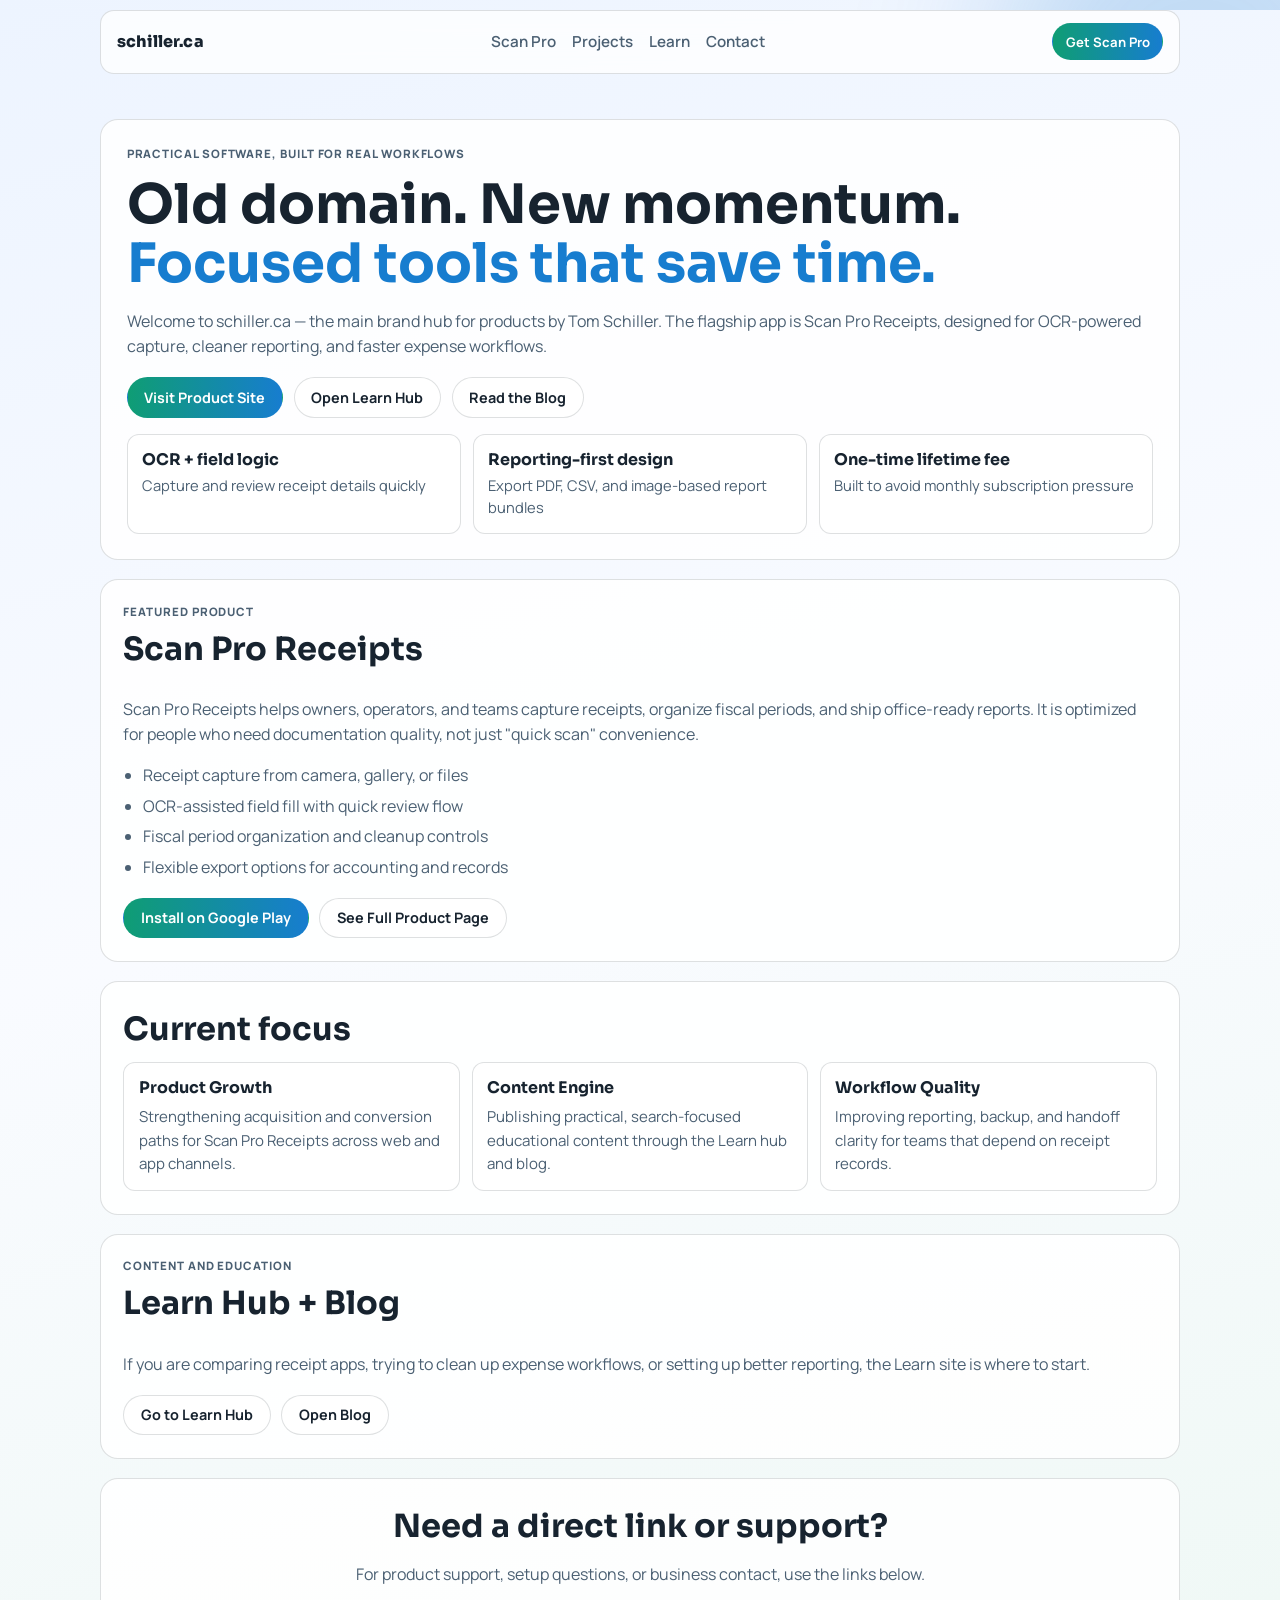
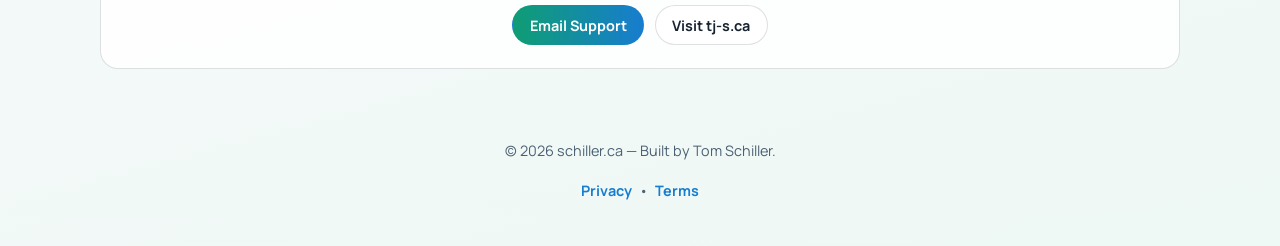
<file: index.html>
<!doctype html>
<html lang="en">
  <head>
    <!-- Google tag (gtag.js) -->
    <script async src="https://www.googletagmanager.com/gtag/js?id=G-CS01QN6WG8"></script>
    <script>
      window.dataLayer = window.dataLayer || [];
      function gtag() {
        dataLayer.push(arguments);
      }
      gtag("js", new Date());

      gtag("config", "G-CS01QN6WG8");
    </script>
    <meta charset="UTF-8" />
    <meta name="viewport" content="width=device-width, initial-scale=1.0" />
    <title>Schiller.ca | Built by Tom Schiller</title>
    <meta
      name="description"
      content="Schiller.ca is the home for Tom Schiller's practical tools, including Scan Pro Receipts for OCR capture, reporting, and cleaner expense workflows."
    />
    <meta name="robots" content="index,follow,max-image-preview:large" />
    <link rel="canonical" href="https://schiller.ca/" />

    <meta property="og:type" content="website" />
    <meta property="og:url" content="https://schiller.ca/" />
    <meta property="og:site_name" content="Schiller.ca" />
    <meta property="og:title" content="Schiller.ca | Built by Tom Schiller" />
    <meta
      property="og:description"
      content="Explore products and practical tools by Tom Schiller, including Scan Pro Receipts for OCR capture, expense workflows, and reporting."
    />
    <meta property="og:image" content="https://schiller.ca/og-image.svg" />

    <meta name="twitter:card" content="summary_large_image" />
    <meta name="twitter:title" content="Schiller.ca | Built by Tom Schiller" />
    <meta
      name="twitter:description"
      content="Product hub for Scan Pro Receipts and practical workflow-focused tools."
    />
    <meta name="twitter:image" content="https://schiller.ca/og-image.svg" />

    <link rel="preconnect" href="https://fonts.googleapis.com" />
    <link rel="preconnect" href="https://fonts.gstatic.com" crossorigin />
    <link
      href="https://fonts.googleapis.com/css2?family=Manrope:wght@400;500;700&family=Sora:wght@600;700&display=swap"
      rel="stylesheet"
    />
    <link rel="stylesheet" href="styles.css" />
  </head>
  <body>
    <div class="bg-shape bg-shape-a"></div>
    <div class="bg-shape bg-shape-b"></div>

    <header class="site-header">
      <a class="brand" href="#top">schiller.ca</a>
      <nav>
        <a href="#scanpro">Scan Pro</a>
        <a href="#projects">Projects</a>
        <a href="#learn">Learn</a>
        <a href="#contact">Contact</a>
      </nav>
      <a
        class="btn btn-small"
        href="https://play.google.com/store/apps/details?id=com.tjs.receiptscanner&hl=en_CA"
        data-track="cta"
        data-track-label="header_get_scan_pro"
        target="_blank"
        rel="noopener noreferrer"
        >Get Scan Pro</a
      >
    </header>

    <main id="top">
      <section class="hero section reveal">
        <p class="eyebrow">Practical software, built for real workflows</p>
        <h1>Old domain. New momentum. <span>Focused tools that save time.</span></h1>
        <p class="lead">
          Welcome to schiller.ca — the main brand hub for products by Tom Schiller. The flagship app is
          Scan Pro Receipts, designed for OCR-powered capture, cleaner reporting, and faster expense workflows.
        </p>
        <div class="hero-actions">
          <a
            class="btn"
            href="https://tj-s.ca"
            data-track="cta"
            data-track-label="hero_visit_product_site"
            target="_blank"
            rel="noopener noreferrer"
            >Visit Product Site</a
          >
          <a
            class="btn btn-ghost"
            href="https://learn.tj-s.ca"
            data-track="cta"
            data-track-label="hero_open_learn_hub"
            target="_blank"
            rel="noopener noreferrer"
            >Open Learn Hub</a
          >
          <a
            class="btn btn-ghost"
            href="https://learn.tj-s.ca/blog"
            data-track="cta"
            data-track-label="hero_read_blog"
            target="_blank"
            rel="noopener noreferrer"
            >Read the Blog</a
          >
        </div>
        <div class="hero-metrics">
          <article>
            <strong>OCR + field logic</strong>
            <span>Capture and review receipt details quickly</span>
          </article>
          <article>
            <strong>Reporting-first design</strong>
            <span>Export PDF, CSV, and image-based report bundles</span>
          </article>
          <article>
            <strong>One-time lifetime fee</strong>
            <span>Built to avoid monthly subscription pressure</span>
          </article>
        </div>
      </section>

      <section id="scanpro" class="section card reveal">
        <div class="card-head">
          <p class="eyebrow">Featured product</p>
          <h2>Scan Pro Receipts</h2>
        </div>
        <p>
          Scan Pro Receipts helps owners, operators, and teams capture receipts, organize fiscal periods,
          and ship office-ready reports. It is optimized for people who need documentation quality, not just
          "quick scan" convenience.
        </p>
        <ul class="feature-list">
          <li>Receipt capture from camera, gallery, or files</li>
          <li>OCR-assisted field fill with quick review flow</li>
          <li>Fiscal period organization and cleanup controls</li>
          <li>Flexible export options for accounting and records</li>
        </ul>
        <div class="inline-actions">
          <a
            class="btn"
            href="https://play.google.com/store/apps/details?id=com.tjs.receiptscanner&hl=en_CA"
            data-track="cta"
            data-track-label="scanpro_install_google_play"
            target="_blank"
            rel="noopener noreferrer"
            >Install on Google Play</a
          >
          <a class="btn btn-ghost" href="https://tj-s.ca" data-track="cta" data-track-label="scanpro_see_full_product_page" target="_blank" rel="noopener noreferrer">See Full Product Page</a>
        </div>
      </section>

      <section id="projects" class="section reveal">
        <h2>Current focus</h2>
        <div class="project-grid">
          <article class="project-card">
            <h3>Product Growth</h3>
            <p>Strengthening acquisition and conversion paths for Scan Pro Receipts across web and app channels.</p>
          </article>
          <article class="project-card">
            <h3>Content Engine</h3>
            <p>Publishing practical, search-focused educational content through the Learn hub and blog.</p>
          </article>
          <article class="project-card">
            <h3>Workflow Quality</h3>
            <p>Improving reporting, backup, and handoff clarity for teams that depend on receipt records.</p>
          </article>
        </div>
      </section>

      <section id="learn" class="section card reveal">
        <div class="card-head">
          <p class="eyebrow">Content and education</p>
          <h2>Learn Hub + Blog</h2>
        </div>
        <p>
          If you are comparing receipt apps, trying to clean up expense workflows, or setting up better reporting,
          the Learn site is where to start.
        </p>
        <div class="inline-actions">
          <a class="btn btn-ghost" href="https://learn.tj-s.ca" data-track="cta" data-track-label="learn_go_to_learn_hub" target="_blank" rel="noopener noreferrer">Go to Learn Hub</a>
          <a class="btn btn-ghost" href="https://learn.tj-s.ca/blog" data-track="cta" data-track-label="learn_open_blog" target="_blank" rel="noopener noreferrer">Open Blog</a>
        </div>
      </section>

      <section id="contact" class="section cta reveal">
        <h2>Need a direct link or support?</h2>
        <p>For product support, setup questions, or business contact, use the links below.</p>
        <div class="inline-actions center">
          <a class="btn" href="mailto:support@tj-s.ca" data-track="cta" data-track-label="contact_email_support">Email Support</a>
          <a class="btn btn-ghost" href="https://tj-s.ca" data-track="cta" data-track-label="contact_visit_tjs" target="_blank" rel="noopener noreferrer">Visit tj-s.ca</a>
        </div>
      </section>
    </main>

    <footer>
      <p>© <span id="year"></span> schiller.ca — Built by Tom Schiller.</p>
      <p class="legal-links">
        <a href="privacy.html">Privacy</a>
        <span>•</span>
        <a href="terms.html">Terms</a>
      </p>
    </footer>

    <script type="application/ld+json">
      {
        "@context": "https://schema.org",
        "@type": "Organization",
        "name": "Schiller.ca",
        "url": "https://schiller.ca/",
        "founder": "Tom Schiller",
        "sameAs": [
          "https://tj-s.ca",
          "https://learn.tj-s.ca"
        ]
      }
    </script>

    <script src="script.js"></script>
  </body>
</html>
</file>
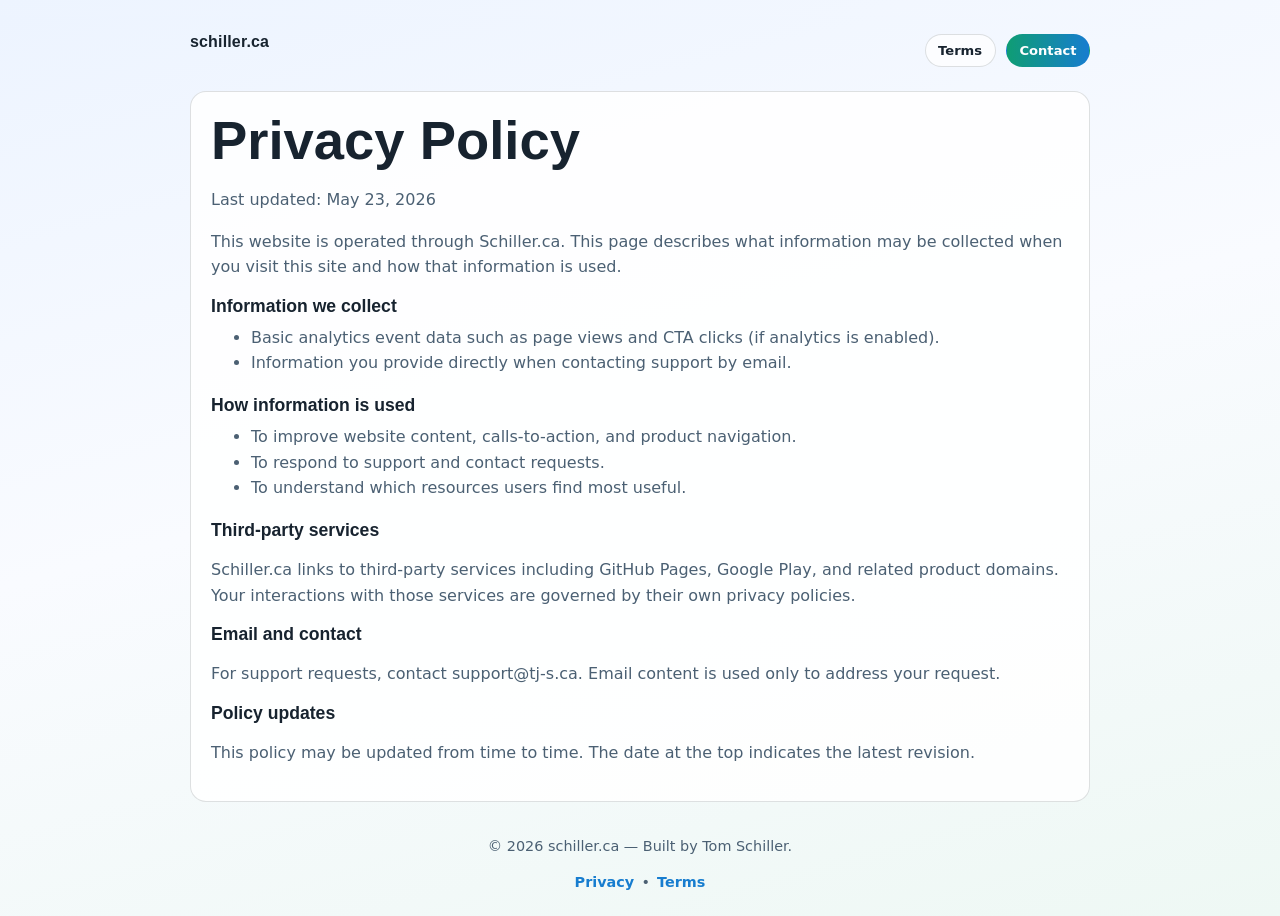
<file: privacy.html>
<!doctype html>
<html lang="en">
  <head>
    <!-- Google tag (gtag.js) -->
    <script async src="https://www.googletagmanager.com/gtag/js?id=G-CS01QN6WG8"></script>
    <script>
      window.dataLayer = window.dataLayer || [];
      function gtag() {
        dataLayer.push(arguments);
      }
      gtag("js", new Date());

      gtag("config", "G-CS01QN6WG8");
    </script>
    <meta charset="UTF-8" />
    <meta name="viewport" content="width=device-width, initial-scale=1.0" />
    <title>Privacy Policy | Schiller.ca</title>
    <meta
      name="description"
      content="Privacy policy for Schiller.ca, including how contact and analytics data is handled across Schiller.ca and linked properties."
    />
    <meta name="robots" content="index,follow" />
    <link rel="canonical" href="https://schiller.ca/privacy.html" />
    <link rel="stylesheet" href="styles.css" />
  </head>
  <body>
    <header class="legal-nav">
      <a class="brand" href="index.html">schiller.ca</a>
      <div class="inline-actions">
        <a class="btn btn-ghost btn-small" href="terms.html">Terms</a>
        <a class="btn btn-small" href="index.html#contact">Contact</a>
      </div>
    </header>

    <main class="legal-shell">
      <h1>Privacy Policy</h1>
      <p>Last updated: May 23, 2026</p>
      <p>
        This website is operated through Schiller.ca. This page describes what information may be collected when
        you visit this site and how that information is used.
      </p>

      <h2>Information we collect</h2>
      <ul>
        <li>Basic analytics event data such as page views and CTA clicks (if analytics is enabled).</li>
        <li>Information you provide directly when contacting support by email.</li>
      </ul>

      <h2>How information is used</h2>
      <ul>
        <li>To improve website content, calls-to-action, and product navigation.</li>
        <li>To respond to support and contact requests.</li>
        <li>To understand which resources users find most useful.</li>
      </ul>

      <h2>Third-party services</h2>
      <p>
        Schiller.ca links to third-party services including GitHub Pages, Google Play, and related product domains.
        Your interactions with those services are governed by their own privacy policies.
      </p>

      <h2>Email and contact</h2>
      <p>
        For support requests, contact <a href="mailto:support@tj-s.ca">support@tj-s.ca</a>. Email content is used
        only to address your request.
      </p>

      <h2>Policy updates</h2>
      <p>
        This policy may be updated from time to time. The date at the top indicates the latest revision.
      </p>
    </main>

    <footer>
      <p>© <span id="year"></span> schiller.ca — Built by Tom Schiller.</p>
      <p class="legal-links">
        <a href="privacy.html">Privacy</a>
        <span>•</span>
        <a href="terms.html">Terms</a>
      </p>
    </footer>

    <script src="script.js"></script>
  </body>
</html>
</file>
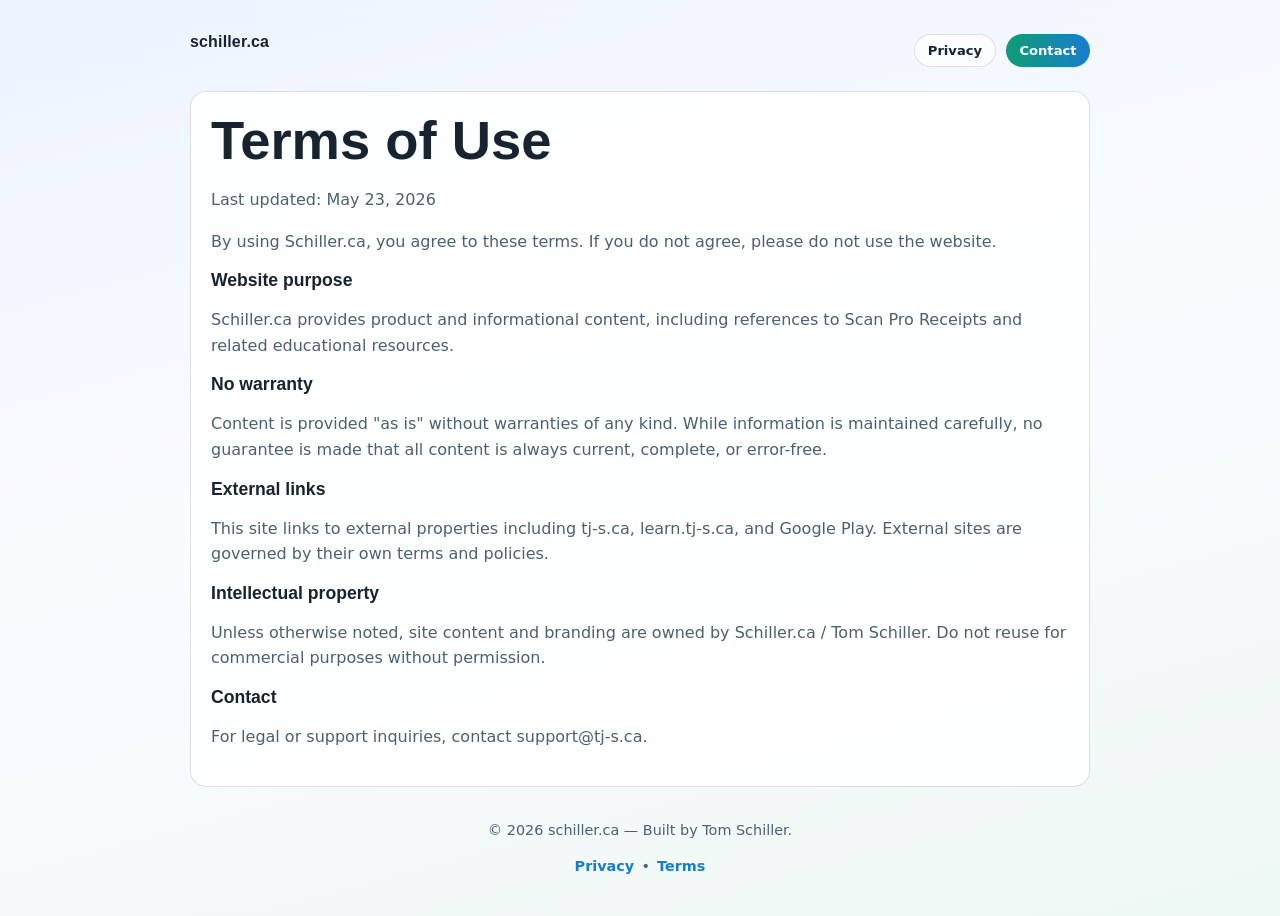
<file: terms.html>
<!doctype html>
<html lang="en">
  <head>
    <!-- Google tag (gtag.js) -->
    <script async src="https://www.googletagmanager.com/gtag/js?id=G-CS01QN6WG8"></script>
    <script>
      window.dataLayer = window.dataLayer || [];
      function gtag() {
        dataLayer.push(arguments);
      }
      gtag("js", new Date());

      gtag("config", "G-CS01QN6WG8");
    </script>
    <meta charset="UTF-8" />
    <meta name="viewport" content="width=device-width, initial-scale=1.0" />
    <title>Terms of Use | Schiller.ca</title>
    <meta
      name="description"
      content="Terms of use for Schiller.ca, including website usage boundaries, external links, and content notices."
    />
    <meta name="robots" content="index,follow" />
    <link rel="canonical" href="https://schiller.ca/terms.html" />
    <link rel="stylesheet" href="styles.css" />
  </head>
  <body>
    <header class="legal-nav">
      <a class="brand" href="index.html">schiller.ca</a>
      <div class="inline-actions">
        <a class="btn btn-ghost btn-small" href="privacy.html">Privacy</a>
        <a class="btn btn-small" href="index.html#contact">Contact</a>
      </div>
    </header>

    <main class="legal-shell">
      <h1>Terms of Use</h1>
      <p>Last updated: May 23, 2026</p>
      <p>
        By using Schiller.ca, you agree to these terms. If you do not agree, please do not use the website.
      </p>

      <h2>Website purpose</h2>
      <p>
        Schiller.ca provides product and informational content, including references to Scan Pro Receipts and related
        educational resources.
      </p>

      <h2>No warranty</h2>
      <p>
        Content is provided "as is" without warranties of any kind. While information is maintained carefully, no
        guarantee is made that all content is always current, complete, or error-free.
      </p>

      <h2>External links</h2>
      <p>
        This site links to external properties including tj-s.ca, learn.tj-s.ca, and Google Play. External sites are
        governed by their own terms and policies.
      </p>

      <h2>Intellectual property</h2>
      <p>
        Unless otherwise noted, site content and branding are owned by Schiller.ca / Tom Schiller. Do not reuse for
        commercial purposes without permission.
      </p>

      <h2>Contact</h2>
      <p>
        For legal or support inquiries, contact <a href="mailto:support@tj-s.ca">support@tj-s.ca</a>.
      </p>
    </main>

    <footer>
      <p>© <span id="year"></span> schiller.ca — Built by Tom Schiller.</p>
      <p class="legal-links">
        <a href="privacy.html">Privacy</a>
        <span>•</span>
        <a href="terms.html">Terms</a>
      </p>
    </footer>

    <script src="script.js"></script>
  </body>
</html>
</file>
<file: styles.css>
:root {
  --bg: #f5f8fc;
  --surface: rgba(255, 255, 255, 0.86);
  --text: #17232f;
  --muted: #4b6073;
  --stroke: rgba(23, 35, 47, 0.14);
  --brand: #0f9d74;
  --brand-2: #177dcf;
}

* {
  box-sizing: border-box;
}

html,
body {
  margin: 0;
  padding: 0;
  font-family: "Manrope", system-ui, sans-serif;
  color: var(--text);
  background: linear-gradient(165deg, #edf4ff 0%, #f9fbff 46%, #eef8f4 100%);
}

body {
  min-height: 100vh;
  position: relative;
}

a {
  color: inherit;
  text-decoration: none;
}

.bg-shape {
  position: fixed;
  border-radius: 999px;
  filter: blur(70px);
  z-index: -1;
}

.bg-shape-a {
  width: 26rem;
  height: 26rem;
  background: rgba(23, 125, 207, 0.22);
  top: -8rem;
  right: -8rem;
}

.bg-shape-b {
  width: 24rem;
  height: 24rem;
  background: rgba(15, 157, 116, 0.2);
  bottom: -6rem;
  left: -7rem;
}

.site-header,
main,
footer {
  width: min(1080px, 92vw);
  margin: 0 auto;
}

.site-header {
  position: sticky;
  top: 0;
  z-index: 10;
  margin-top: 0.6rem;
  margin-bottom: 1.1rem;
  padding: 0.8rem 1rem;
  display: flex;
  align-items: center;
  justify-content: space-between;
  gap: 1rem;
  border: 1px solid var(--stroke);
  border-radius: 14px;
  backdrop-filter: blur(12px);
  background: rgba(255, 255, 255, 0.76);
}

.brand,
h1,
h2,
h3 {
  font-family: "Sora", sans-serif;
}

.brand {
  font-weight: 800;
  letter-spacing: 0.01em;
}

nav {
  display: flex;
  gap: 1rem;
}

nav a {
  color: var(--muted);
  font-weight: 600;
  font-size: 0.95rem;
}

main {
  padding: 0.5rem 0 2.4rem;
}

.section {
  margin: 1.2rem 0;
  padding: 1.4rem;
  border: 1px solid var(--stroke);
  border-radius: 18px;
  background: var(--surface);
}

.hero {
  padding: 1.6rem;
}

.eyebrow {
  margin: 0;
  text-transform: uppercase;
  letter-spacing: 0.08em;
  font-weight: 800;
  color: var(--brand);
  font-size: 0.72rem;
}

h1 {
  margin: 0.8rem 0 0.7rem;
  font-size: clamp(2rem, 4.8vw, 3.4rem);
  line-height: 1.08;
}

h1 span {
  color: var(--brand-2);
}

h2 {
  margin: 0.3rem 0 0.8rem;
  font-size: clamp(1.4rem, 2.8vw, 2rem);
}

.lead,
.section p,
li {
  color: var(--muted);
  line-height: 1.56;
}

.hero-actions,
.inline-actions {
  margin-top: 1.1rem;
  display: flex;
  flex-wrap: wrap;
  gap: 0.65rem;
}

.hero-metrics {
  margin-top: 1rem;
  display: grid;
  grid-template-columns: repeat(3, minmax(0, 1fr));
  gap: 0.7rem;
}

.hero-metrics article,
.project-card {
  border: 1px solid var(--stroke);
  border-radius: 12px;
  padding: 0.9rem;
  background: rgba(255, 255, 255, 0.75);
}

.hero-metrics strong {
  display: block;
  margin-bottom: 0.25rem;
  font-family: "Sora", sans-serif;
}

.hero-metrics span {
  color: var(--muted);
  font-size: 0.92rem;
}

.btn {
  border: 1px solid transparent;
  border-radius: 999px;
  display: inline-flex;
  align-items: center;
  justify-content: center;
  padding: 0.62rem 1.05rem;
  font-weight: 700;
  font-size: 0.9rem;
  color: #ffffff;
  background: linear-gradient(90deg, var(--brand), var(--brand-2));
  transition: transform 0.18s ease, box-shadow 0.18s ease;
}

.btn:hover {
  transform: translateY(-1px);
  box-shadow: 0 10px 22px rgba(23, 125, 207, 0.2);
}

@media (hover: none) {
  .btn:hover {
    transform: none;
    box-shadow: none;
  }
}

.btn-ghost {
  color: var(--text);
  border-color: var(--stroke);
  background: rgba(255, 255, 255, 0.74);
}

.btn-small {
  padding: 0.52rem 0.78rem;
  font-size: 0.82rem;
}

.card-head {
  display: flex;
  flex-direction: column;
  gap: 0.2rem;
}

.feature-list {
  margin: 0.8rem 0 0;
  padding-left: 1.2rem;
  display: grid;
  gap: 0.35rem;
}

.project-grid {
  display: grid;
  grid-template-columns: repeat(3, minmax(0, 1fr));
  gap: 0.7rem;
}

.project-card h3 {
  margin: 0 0 0.45rem;
  font-size: 1rem;
}

.project-card p {
  margin: 0;
  font-size: 0.94rem;
}

.cta {
  text-align: center;
}

.center {
  justify-content: center;
}

footer {
  margin-bottom: 2rem;
  text-align: center;
  color: var(--muted);
  font-size: 0.9rem;
}

.legal-links {
  margin-top: 0.4rem;
  display: inline-flex;
  align-items: center;
  gap: 0.45rem;
}

.legal-links a {
  color: var(--brand-2);
  font-weight: 700;
}

.legal-shell {
  width: min(900px, 92vw);
  margin: 1.5rem auto 2.2rem;
  padding: 1.25rem;
  border: 1px solid var(--stroke);
  border-radius: 16px;
  background: var(--surface);
}

.legal-shell h1,
.legal-shell h2 {
  margin-top: 0;
}

.legal-shell h2 {
  margin-bottom: 0.5rem;
  font-size: 1.1rem;
}

.legal-shell p,
.legal-shell li {
  color: var(--muted);
  line-height: 1.6;
}

.legal-shell ul {
  margin: 0.2rem 0 1.2rem;
}

.legal-nav {
  width: min(900px, 92vw);
  margin: 1rem auto 0;
  display: flex;
  justify-content: space-between;
  align-items: center;
  gap: 0.8rem;
}

.legal-nav .brand {
  color: var(--text);
}

.reveal {
  opacity: 0;
  transform: translateY(14px);
  transition: opacity 0.55s ease, transform 0.55s ease;
}

.reveal.visible {
  opacity: 1;
  transform: translateY(0);
}

@media (max-width: 900px) {
  nav {
    display: flex;
    width: 100%;
    order: 3;
    gap: 0.8rem;
    overflow-x: auto;
    padding-bottom: 0.2rem;
    scrollbar-width: thin;
  }

  nav a {
    white-space: nowrap;
  }

  .site-header {
    flex-wrap: wrap;
    align-items: flex-start;
    padding: 0.75rem 0.85rem;
  }

  .hero-metrics,
  .project-grid {
    grid-template-columns: 1fr;
  }

  .hero,
  .section {
    padding: 1.15rem;
  }
}

@media (max-width: 640px) {
  .bg-shape {
    filter: blur(38px);
    opacity: 0.58;
  }

  .site-header {
    backdrop-filter: none;
    background: rgba(255, 255, 255, 0.92);
  }

  .site-header .btn-small {
    margin-left: auto;
  }

  .hero-actions .btn,
  .inline-actions .btn {
    width: 100%;
  }

  .legal-nav {
    flex-direction: column;
    align-items: flex-start;
  }

  .legal-nav .inline-actions {
    width: 100%;
  }
}
</file>
